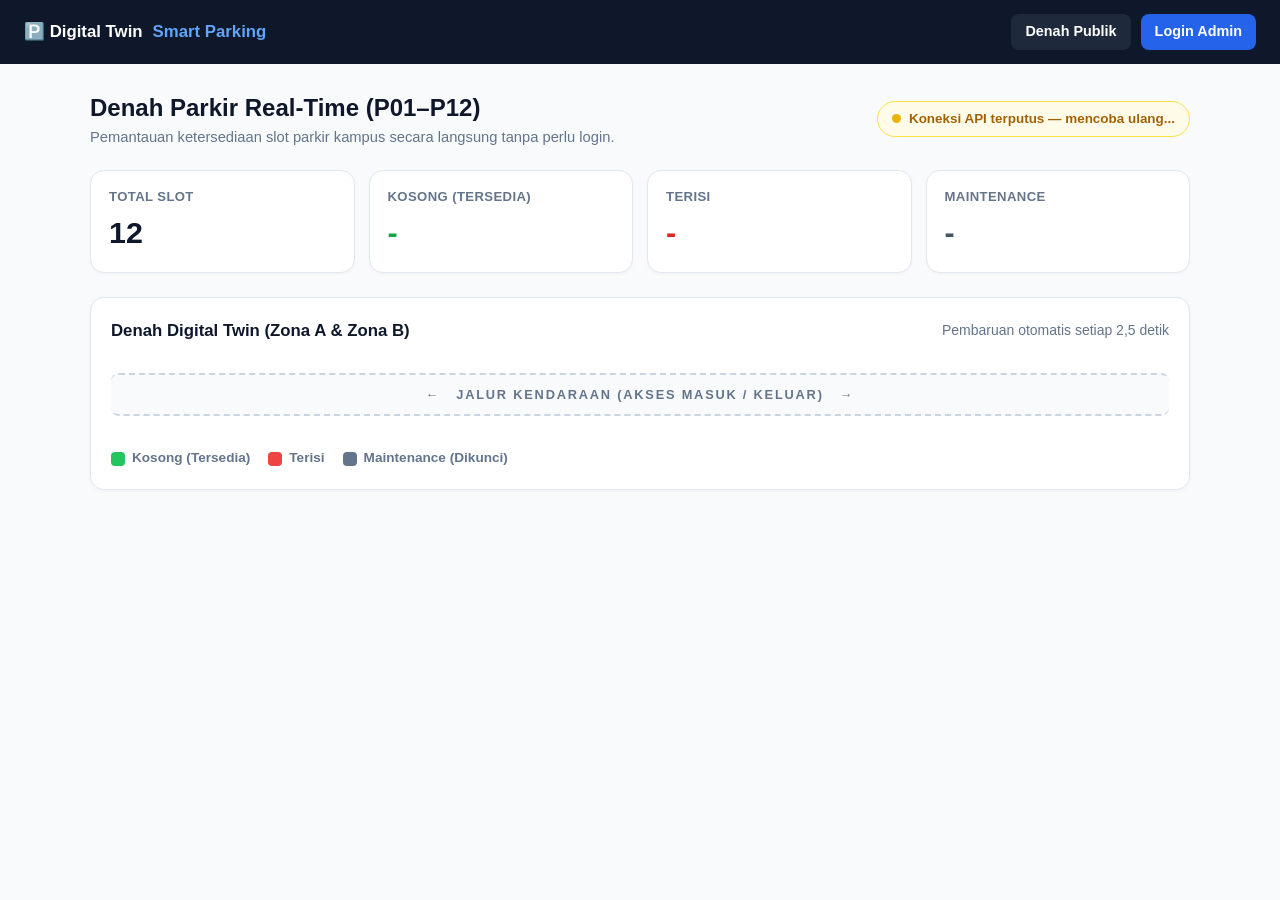
<file: sprint-3/frontend/index.html>
<!DOCTYPE html>
<html lang="id">
<head>
  <meta charset="UTF-8" />
  <meta name="viewport" content="width=device-width, initial-scale=1.0" />
  <title>Digital Twin Smart Parking — Denah Real-Time (NAY_729)</title>
  <link rel="stylesheet" href="./css/style.css" />
</head>
<body data-page="public">
  <nav class="navbar">
    <a class="brand" href="./index.html">🅿️ Digital Twin <span>Smart Parking</span></a>
    <div class="nav-links">
      <a href="./index.html" class="active">Denah Publik</a>
      <a href="./login.html" class="btn-nav-primary">Login Admin</a>
    </div>
  </nav>

  <main class="container">
    <div class="page-header">
      <div>
        <h1>Denah Parkir Real-Time (P01–P12)</h1>
        <p>Pemantauan ketersediaan slot parkir kampus secara langsung tanpa perlu login.</p>
      </div>
      <div id="liveBadge" class="live-badge">
        <span class="dot"></span>
        <span id="liveText">Menghubungkan...</span>
      </div>
    </div>

    <section class="stats-grid">
      <div class="stat-card"><div class="label">Total Slot</div><div id="statTotal" class="value">12</div></div>
      <div class="stat-card kosong"><div class="label">Kosong (Tersedia)</div><div id="statKosong" class="value">-</div></div>
      <div class="stat-card terisi"><div class="label">Terisi</div><div id="statTerisi" class="value">-</div></div>
      <div class="stat-card maintenance"><div class="label">Maintenance</div><div id="statMaint" class="value">-</div></div>
    </section>

    <section class="card">
      <div class="card-title">
        <span>Denah Digital Twin (Zona A &amp; Zona B)</span>
        <small style="color:var(--muted);font-weight:500;">Pembaruan otomatis setiap 2,5 detik</small>
      </div>

      <div id="rowTop" class="lot-row"></div>
      <div class="lane-divider">← &nbsp; Jalur Kendaraan (Akses Masuk / Keluar) &nbsp; →</div>
      <div id="rowBottom" class="lot-row"></div>

      <div class="legend">
        <span class="legend-item"><span class="swatch" style="background:#22c55e;"></span> Kosong (Tersedia)</span>
        <span class="legend-item"><span class="swatch" style="background:#ef4444;"></span> Terisi</span>
        <span class="legend-item"><span class="swatch" style="background:#64748b;"></span> Maintenance (Dikunci)</span>
      </div>
    </section>
  </main>

  <div id="toast" class="toast"></div>
  <script src="./js/app.js"></script>
</body>
</html>
</file>
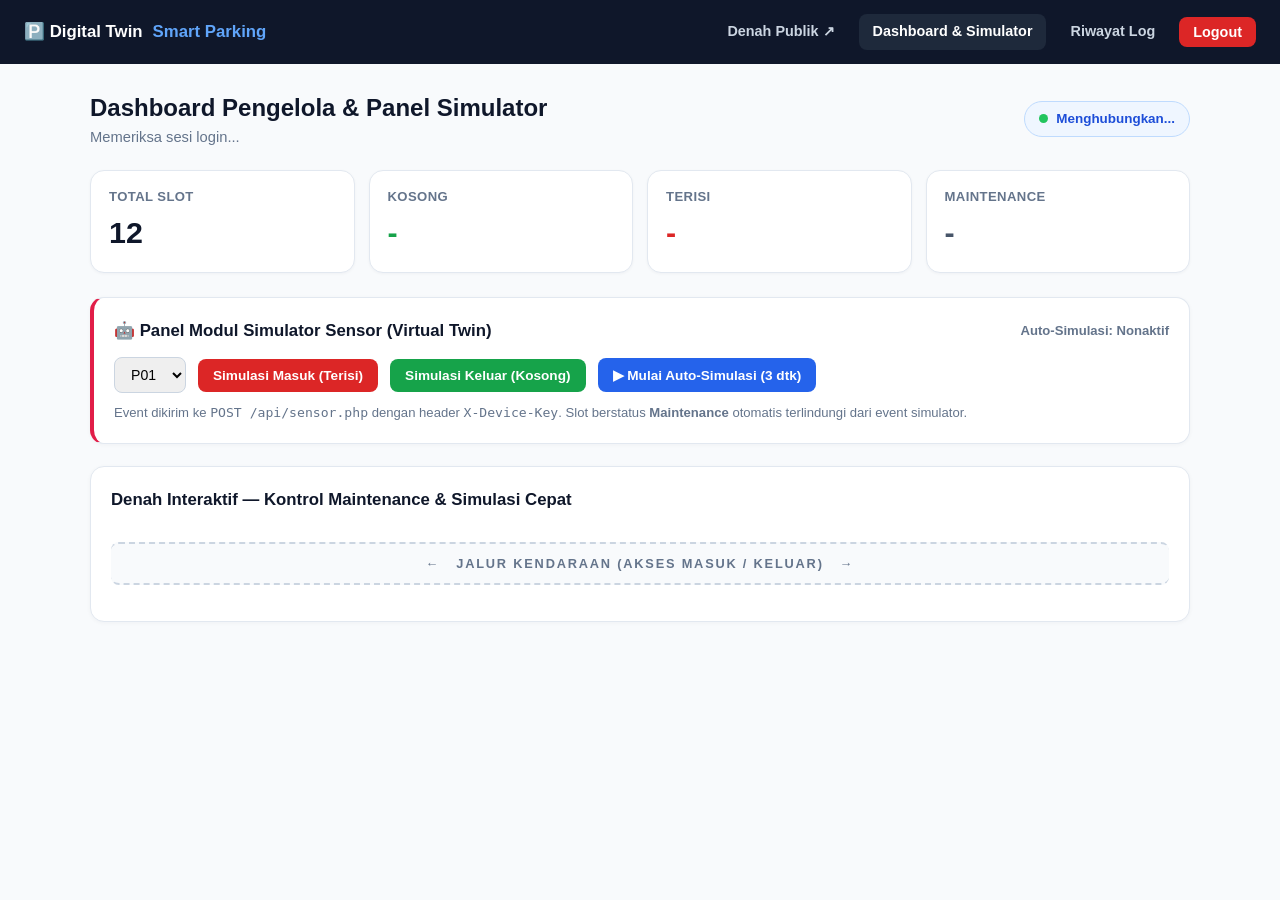
<file: sprint-3/frontend/dashboard.html>
<!DOCTYPE html>
<html lang="id">
<head>
  <meta charset="UTF-8" />
  <meta name="viewport" content="width=device-width, initial-scale=1.0" />
  <title>Dashboard Admin &amp; Simulator — Digital Twin Smart Parking</title>
  <link rel="stylesheet" href="./css/style.css" />
</head>
<body data-page="dashboard">
  <nav class="navbar">
    <a class="brand" href="./dashboard.html">🅿️ Digital Twin <span>Smart Parking</span></a>
    <div class="nav-links">
      <a href="./index.html" target="_blank">Denah Publik ↗</a>
      <a href="./dashboard.html" class="active">Dashboard &amp; Simulator</a>
      <a href="./riwayat.html">Riwayat Log</a>
      <button id="btnLogout" class="btn-nav-danger">Logout</button>
    </div>
  </nav>

  <main class="container">
    <div class="page-header">
      <div>
        <h1>Dashboard Pengelola &amp; Panel Simulator</h1>
        <p id="userGreeting">Memeriksa sesi login...</p>
      </div>
      <div id="liveBadge" class="live-badge">
        <span class="dot"></span>
        <span id="liveText">Menghubungkan...</span>
      </div>
    </div>

    <section class="stats-grid">
      <div class="stat-card"><div class="label">Total Slot</div><div id="statTotal" class="value">12</div></div>
      <div class="stat-card kosong"><div class="label">Kosong</div><div id="statKosong" class="value">-</div></div>
      <div class="stat-card terisi"><div class="label">Terisi</div><div id="statTerisi" class="value">-</div></div>
      <div class="stat-card maintenance"><div class="label">Maintenance</div><div id="statMaint" class="value">-</div></div>
    </section>

    <!-- Panel Simulator Sensor Virtual -->
    <section class="card" style="border-left:4px solid #e11d48;">
      <div class="card-title">
        <span>🤖 Panel Modul Simulator Sensor (Virtual Twin)</span>
        <span id="autoSimStatus" style="font-size:0.82rem;color:var(--muted);font-weight:700;">Auto-Simulasi: Nonaktif</span>
      </div>
      <div class="sim-bar">
        <select id="simSlotSelect">
          <option value="P01">P01</option><option value="P02">P02</option><option value="P03">P03</option>
          <option value="P04">P04</option><option value="P05">P05</option><option value="P06">P06</option>
          <option value="P07">P07</option><option value="P08">P08</option><option value="P09">P09</option>
          <option value="P10">P10</option><option value="P11">P11</option><option value="P12">P12</option>
        </select>
        <button id="btnSimMasuk" class="btn btn-danger">Simulasi Masuk (Terisi)</button>
        <button id="btnSimKeluar" class="btn btn-success">Simulasi Keluar (Kosong)</button>
        <button id="btnAutoSim" class="btn btn-primary">▶ Mulai Auto-Simulasi (3 dtk)</button>
      </div>
      <p style="font-size:0.82rem;color:var(--muted);margin-top:10px;">
        Event dikirim ke <code>POST /api/sensor.php</code> dengan header <code>X-Device-Key</code>. Slot berstatus <strong>Maintenance</strong> otomatis terlindungi dari event simulator.
      </p>
    </section>

    <!-- Denah Interaktif Admin -->
    <section class="card">
      <div class="card-title">
        <span>Denah Interaktif — Kontrol Maintenance &amp; Simulasi Cepat</span>
      </div>
      <div id="rowTop" class="lot-row"></div>
      <div class="lane-divider">← &nbsp; Jalur Kendaraan (Akses Masuk / Keluar) &nbsp; →</div>
      <div id="rowBottom" class="lot-row"></div>
    </section>
  </main>

  <div id="toast" class="toast"></div>
  <script src="./js/app.js"></script>
  <script src="./js/simulator.js"></script>
</body>
</html>
</file>
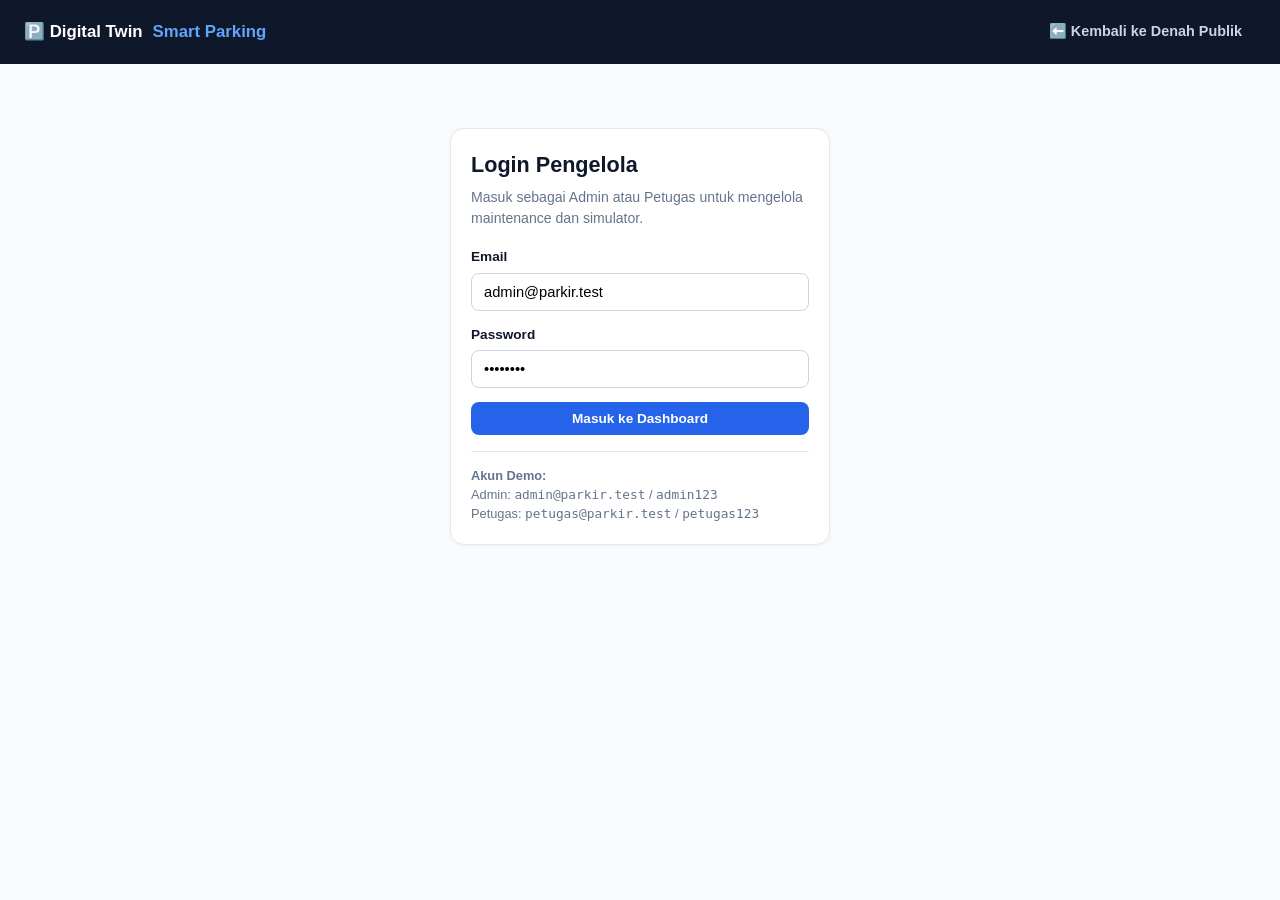
<file: sprint-3/frontend/login.html>
<!DOCTYPE html>
<html lang="id">
<head>
  <meta charset="UTF-8" />
  <meta name="viewport" content="width=device-width, initial-scale=1.0" />
  <title>Login Admin — Digital Twin Smart Parking (NAY_729)</title>
  <link rel="stylesheet" href="./css/style.css" />
</head>
<body data-page="login">
  <nav class="navbar">
    <a class="brand" href="./index.html">🅿️ Digital Twin <span>Smart Parking</span></a>
    <div class="nav-links">
      <a href="./index.html">⬅️ Kembali ke Denah Publik</a>
    </div>
  </nav>

  <main class="login-wrap">
    <section class="card">
      <h1 style="font-size:1.35rem;margin-bottom:6px;">Login Pengelola</h1>
      <p style="color:var(--muted);font-size:0.88rem;margin-bottom:18px;">Masuk sebagai Admin atau Petugas untuk mengelola maintenance dan simulator.</p>

      <form id="loginForm">
        <div class="form-group">
          <label for="email">Email</label>
          <input id="email" type="email" value="admin@parkir.test" required />
        </div>
        <div class="form-group">
          <label for="password">Password</label>
          <input id="password" type="password" value="admin123" required />
        </div>
        <div id="loginError" style="color:#dc2626;font-size:0.85rem;font-weight:600;margin-bottom:12px;display:none;"></div>
        <button type="submit" class="btn btn-primary" style="width:100%;">Masuk ke Dashboard</button>
      </form>

      <div style="margin-top:16px;padding-top:14px;border-top:1px solid var(--border);font-size:0.8rem;color:var(--muted);">
        <strong>Akun Demo:</strong><br />
        Admin: <code>admin@parkir.test</code> / <code>admin123</code><br />
        Petugas: <code>petugas@parkir.test</code> / <code>petugas123</code>
      </div>
    </section>
  </main>

  <div id="toast" class="toast"></div>
  <script src="./js/app.js"></script>
</body>
</html>
</file>
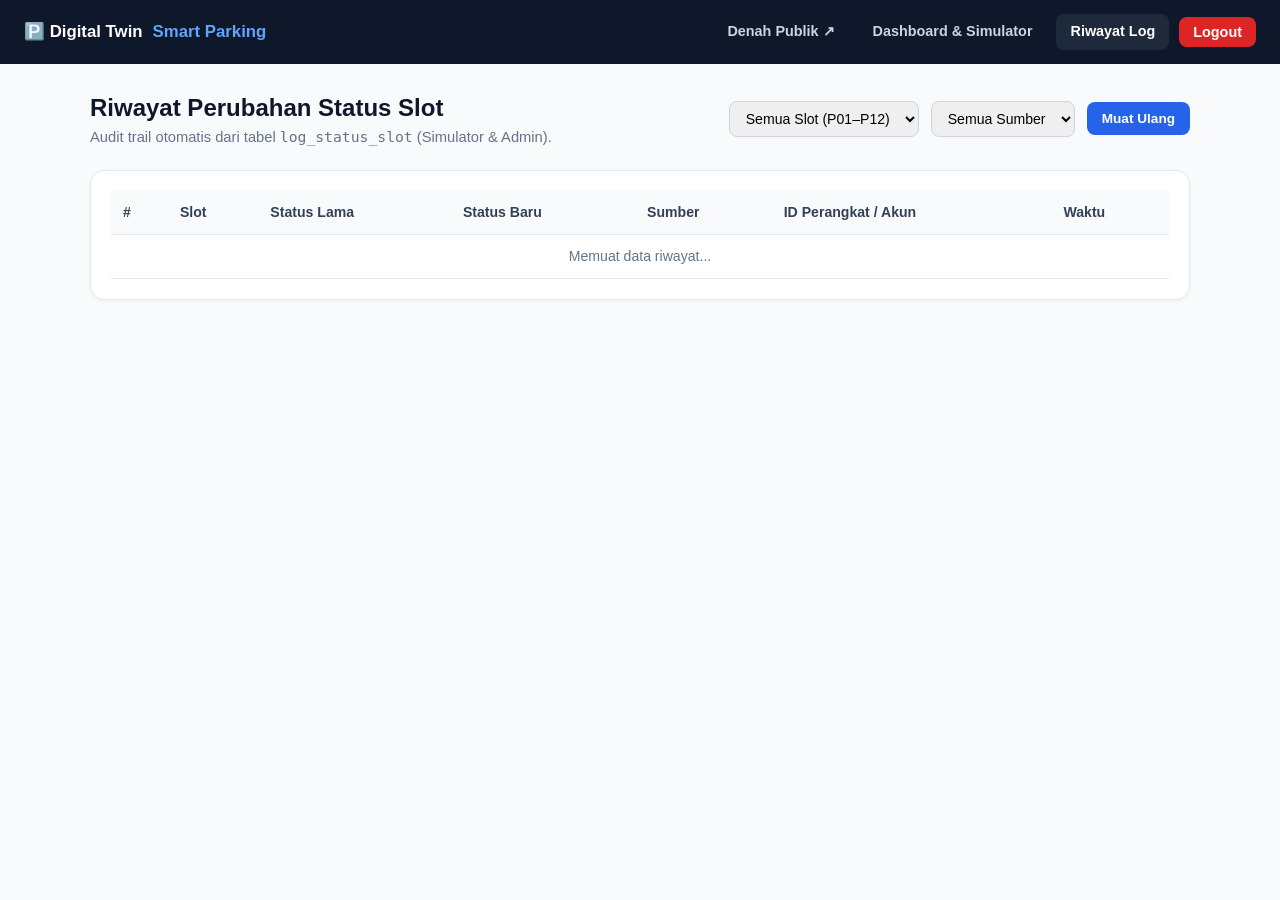
<file: sprint-3/frontend/riwayat.html>
<!DOCTYPE html>
<html lang="id">
<head>
  <meta charset="UTF-8" />
  <meta name="viewport" content="width=device-width, initial-scale=1.0" />
  <title>Riwayat Log Status Slot — Digital Twin Smart Parking</title>
  <link rel="stylesheet" href="./css/style.css" />
</head>
<body data-page="riwayat">
  <nav class="navbar">
    <a class="brand" href="./dashboard.html">🅿️ Digital Twin <span>Smart Parking</span></a>
    <div class="nav-links">
      <a href="./index.html" target="_blank">Denah Publik ↗</a>
      <a href="./dashboard.html">Dashboard &amp; Simulator</a>
      <a href="./riwayat.html" class="active">Riwayat Log</a>
      <button id="btnLogout" class="btn-nav-danger">Logout</button>
    </div>
  </nav>

  <main class="container">
    <div class="page-header">
      <div>
        <h1>Riwayat Perubahan Status Slot</h1>
        <p>Audit trail otomatis dari tabel <code>log_status_slot</code> (Simulator &amp; Admin).</p>
      </div>
      <div class="sim-bar">
        <select id="filterSlot">
          <option value="">Semua Slot (P01–P12)</option>
          <option value="P01">P01</option><option value="P02">P02</option><option value="P03">P03</option>
          <option value="P04">P04</option><option value="P05">P05</option><option value="P06">P06</option>
          <option value="P07">P07</option><option value="P08">P08</option><option value="P09">P09</option>
          <option value="P10">P10</option><option value="P11">P11</option><option value="P12">P12</option>
        </select>
        <select id="filterSumber">
          <option value="">Semua Sumber</option>
          <option value="simulator">Simulator</option>
          <option value="admin">Admin</option>
        </select>
        <button id="btnRefreshLogs" class="btn btn-primary">Muat Ulang</button>
      </div>
    </div>

    <section class="card">
      <div class="table-wrap">
        <table>
          <thead>
            <tr>
              <th>#</th>
              <th>Slot</th>
              <th>Status Lama</th>
              <th>Status Baru</th>
              <th>Sumber</th>
              <th>ID Perangkat / Akun</th>
              <th>Waktu</th>
            </tr>
          </thead>
          <tbody id="logsBody">
            <tr><td colspan="7" style="text-align:center;color:var(--muted);">Memuat data riwayat...</td></tr>
          </tbody>
        </table>
      </div>
    </section>
  </main>

  <div id="toast" class="toast"></div>
  <script src="./js/app.js"></script>
</body>
</html>
</file>
<file: sprint-3/frontend/css/style.css>
:root {
  --bg: #f8fafc;
  --surface: #ffffff;
  --text: #0f172a;
  --muted: #64748b;
  --border: #e2e8f0;
  --primary: #2563eb;
  --primary-hover: #1d4ed8;
  --kosong: #22c55e;
  --kosong-bg: #f0fdf4;
  --terisi: #ef4444;
  --terisi-bg: #fef2f2;
  --maint: #64748b;
  --maint-bg: #f1f5f9;
  --radius: 14px;
}

* { box-sizing: border-box; margin: 0; padding: 0; }
body {
  font-family: -apple-system, BlinkMacSystemFont, "Segoe UI", Roboto, sans-serif;
  background: var(--bg);
  color: var(--text);
  line-height: 1.5;
}

/* Navbar */
.navbar {
  background: #0f172a;
  color: #ffffff;
  padding: 14px 24px;
  display: flex;
  flex-wrap: wrap;
  align-items: center;
  justify-content: space-between;
  gap: 12px;
  position: sticky;
  top: 0;
  z-index: 20;
}
.brand { display: flex; align-items: center; gap: 10px; font-weight: 700; font-size: 1.05rem; color: #fff; text-decoration: none; }
.brand span { color: #60a5fa; }
.nav-links { display: flex; align-items: center; gap: 10px; flex-wrap: wrap; }
.nav-links a, .nav-links button {
  color: #cbd5e1;
  text-decoration: none;
  font-size: 0.9rem;
  font-weight: 600;
  padding: 7px 14px;
  border-radius: 8px;
  border: none;
  background: transparent;
  cursor: pointer;
}
.nav-links a:hover, .nav-links a.active { background: #1e293b; color: #ffffff; }
.nav-links .btn-nav-primary { background: var(--primary); color: #ffffff; }
.nav-links .btn-nav-primary:hover { background: var(--primary-hover); }
.nav-links .btn-nav-danger { background: #dc2626; color: #ffffff; }

.container { max-width: 1140px; margin: 26px auto; padding: 0 20px 48px; }

/* Header & Live Badge */
.page-header {
  display: flex;
  flex-wrap: wrap;
  align-items: center;
  justify-content: space-between;
  gap: 12px;
  margin-bottom: 22px;
}
.page-header h1 { font-size: 1.5rem; font-weight: 800; }
.page-header p { color: var(--muted); font-size: 0.92rem; }
.live-badge {
  display: inline-flex;
  align-items: center;
  gap: 8px;
  padding: 7px 14px;
  border-radius: 999px;
  background: #eff6ff;
  border: 1px solid #bfdbfe;
  color: #1d4ed8;
  font-size: 0.84rem;
  font-weight: 700;
}
.live-badge.offline { background: #fefce8; border-color: #fde047; color: #a16207; }
.dot { width: 9px; height: 9px; border-radius: 50%; background: var(--kosong); }
.live-badge.offline .dot { background: #eab308; }

/* Summary Cards */
.stats-grid {
  display: grid;
  grid-template-columns: repeat(auto-fit, minmax(180px, 1fr));
  gap: 14px;
  margin-bottom: 24px;
}
.stat-card {
  background: var(--surface);
  border: 1px solid var(--border);
  border-radius: var(--radius);
  padding: 16px 18px;
  box-shadow: 0 1px 3px rgba(15, 23, 42, 0.04);
}
.stat-card .label { font-size: 0.82rem; font-weight: 600; color: var(--muted); text-transform: uppercase; letter-spacing: 0.03em; }
.stat-card .value { font-size: 1.9rem; font-weight: 800; margin-top: 4px; }
.stat-card.kosong .value { color: #16a34a; }
.stat-card.terisi .value { color: #dc2626; }
.stat-card.maintenance .value { color: #475569; }

/* Panel Card */
.card {
  background: var(--surface);
  border: 1px solid var(--border);
  border-radius: var(--radius);
  padding: 20px;
  margin-bottom: 22px;
  box-shadow: 0 1px 4px rgba(15, 23, 42, 0.04);
}
.card-title { font-size: 1.05rem; font-weight: 700; margin-bottom: 14px; display: flex; justify-content: space-between; align-items: center; flex-wrap: wrap; gap: 10px; }

/* Parking Map Grid (2 rows x 6 cols) */
.lot-row {
  display: grid;
  grid-template-columns: repeat(6, 1fr);
  gap: 12px;
}
@media (max-width: 900px) { .lot-row { grid-template-columns: repeat(3, 1fr); } }
@media (max-width: 520px) { .lot-row { grid-template-columns: repeat(2, 1fr); } }

.lane-divider {
  margin: 16px 0;
  padding: 10px;
  text-align: center;
  border-top: 2px dashed #cbd5e1;
  border-bottom: 2px dashed #cbd5e1;
  color: var(--muted);
  font-size: 0.8rem;
  font-weight: 700;
  letter-spacing: 0.14em;
  text-transform: uppercase;
  background: #f8fafc;
  border-radius: 8px;
}

.slot-card {
  border-radius: 12px;
  padding: 14px 12px;
  border: 2px solid var(--border);
  text-align: center;
  transition: transform 0.15s ease, box-shadow 0.15s ease;
}
.slot-card:hover { transform: translateY(-2px); box-shadow: 0 6px 14px rgba(15, 23, 42, 0.07); }
.slot-card.kosong { background: var(--kosong-bg); border-color: var(--kosong); }
.slot-card.terisi { background: var(--terisi-bg); border-color: var(--terisi); }
.slot-card.maintenance { background: var(--maint-bg); border-color: var(--maint); }

.slot-code { font-size: 1.25rem; font-weight: 800; }
.slot-badge {
  display: inline-block;
  margin-top: 6px;
  padding: 3px 10px;
  border-radius: 999px;
  font-size: 0.72rem;
  font-weight: 800;
  letter-spacing: 0.04em;
  color: #fff;
}
.slot-card.kosong .slot-badge { background: #16a34a; }
.slot-card.terisi .slot-badge { background: #dc2626; }
.slot-card.maintenance .slot-badge { background: #475569; }
.slot-time { font-size: 0.73rem; color: var(--muted); margin-top: 6px; }

.slot-actions { display: flex; flex-direction: column; gap: 6px; margin-top: 10px; }
.btn {
  display: inline-flex;
  align-items: center;
  justify-content: center;
  gap: 6px;
  padding: 8px 14px;
  border-radius: 8px;
  border: 1px solid transparent;
  font-size: 0.85rem;
  font-weight: 700;
  cursor: pointer;
}
.btn-sm { padding: 6px 8px; font-size: 0.74rem; }
.btn-primary { background: var(--primary); color: #fff; }
.btn-primary:hover { background: var(--primary-hover); }
.btn-success { background: #16a34a; color: #fff; }
.btn-danger { background: #dc2626; color: #fff; }
.btn-outline { background: #fff; border-color: #cbd5e1; color: var(--text); }
.btn-outline:hover { background: #f1f5f9; }

/* Legend */
.legend { display: flex; flex-wrap: wrap; gap: 18px; margin-top: 16px; font-size: 0.85rem; color: var(--muted); }
.legend-item { display: inline-flex; align-items: center; gap: 7px; font-weight: 600; }
.swatch { width: 14px; height: 14px; border-radius: 4px; display: inline-block; }

/* Simulator Controls */
.sim-bar { display: flex; flex-wrap: wrap; align-items: center; gap: 12px; }
.sim-bar select { padding: 8px 12px; border-radius: 8px; border: 1px solid #cbd5e1; font-size: 0.88rem; }

/* Login Card */
.login-wrap { max-width: 420px; margin: 64px auto; padding: 0 20px; }
.form-group { margin-bottom: 14px; }
.form-group label { display: block; font-size: 0.85rem; font-weight: 700; margin-bottom: 5px; }
.form-group input, .form-group select {
  width: 100%;
  padding: 10px 12px;
  border-radius: 8px;
  border: 1px solid #cbd5e1;
  font-size: 0.92rem;
}

/* Table */
.table-wrap { overflow-x: auto; }
table { width: 100%; border-collapse: collapse; font-size: 0.88rem; }
th, td { text-align: left; padding: 11px 12px; border-bottom: 1px solid var(--border); }
th { background: #f8fafc; font-weight: 700; color: #334155; }
.pill { display: inline-block; padding: 2px 9px; border-radius: 999px; font-size: 0.74rem; font-weight: 700; }
.pill.simulator { background: #ffe4e6; color: #be123c; }
.pill.admin { background: #ede9fe; color: #6d28d9; }

/* Toast */
.toast {
  position: fixed;
  bottom: 20px;
  right: 20px;
  background: #0f172a;
  color: #fff;
  padding: 12px 18px;
  border-radius: 10px;
  font-size: 0.86rem;
  font-weight: 600;
  box-shadow: 0 10px 24px rgba(15, 23, 42, 0.25);
  display: none;
  z-index: 50;
}
.toast.show { display: block; }
</file>
